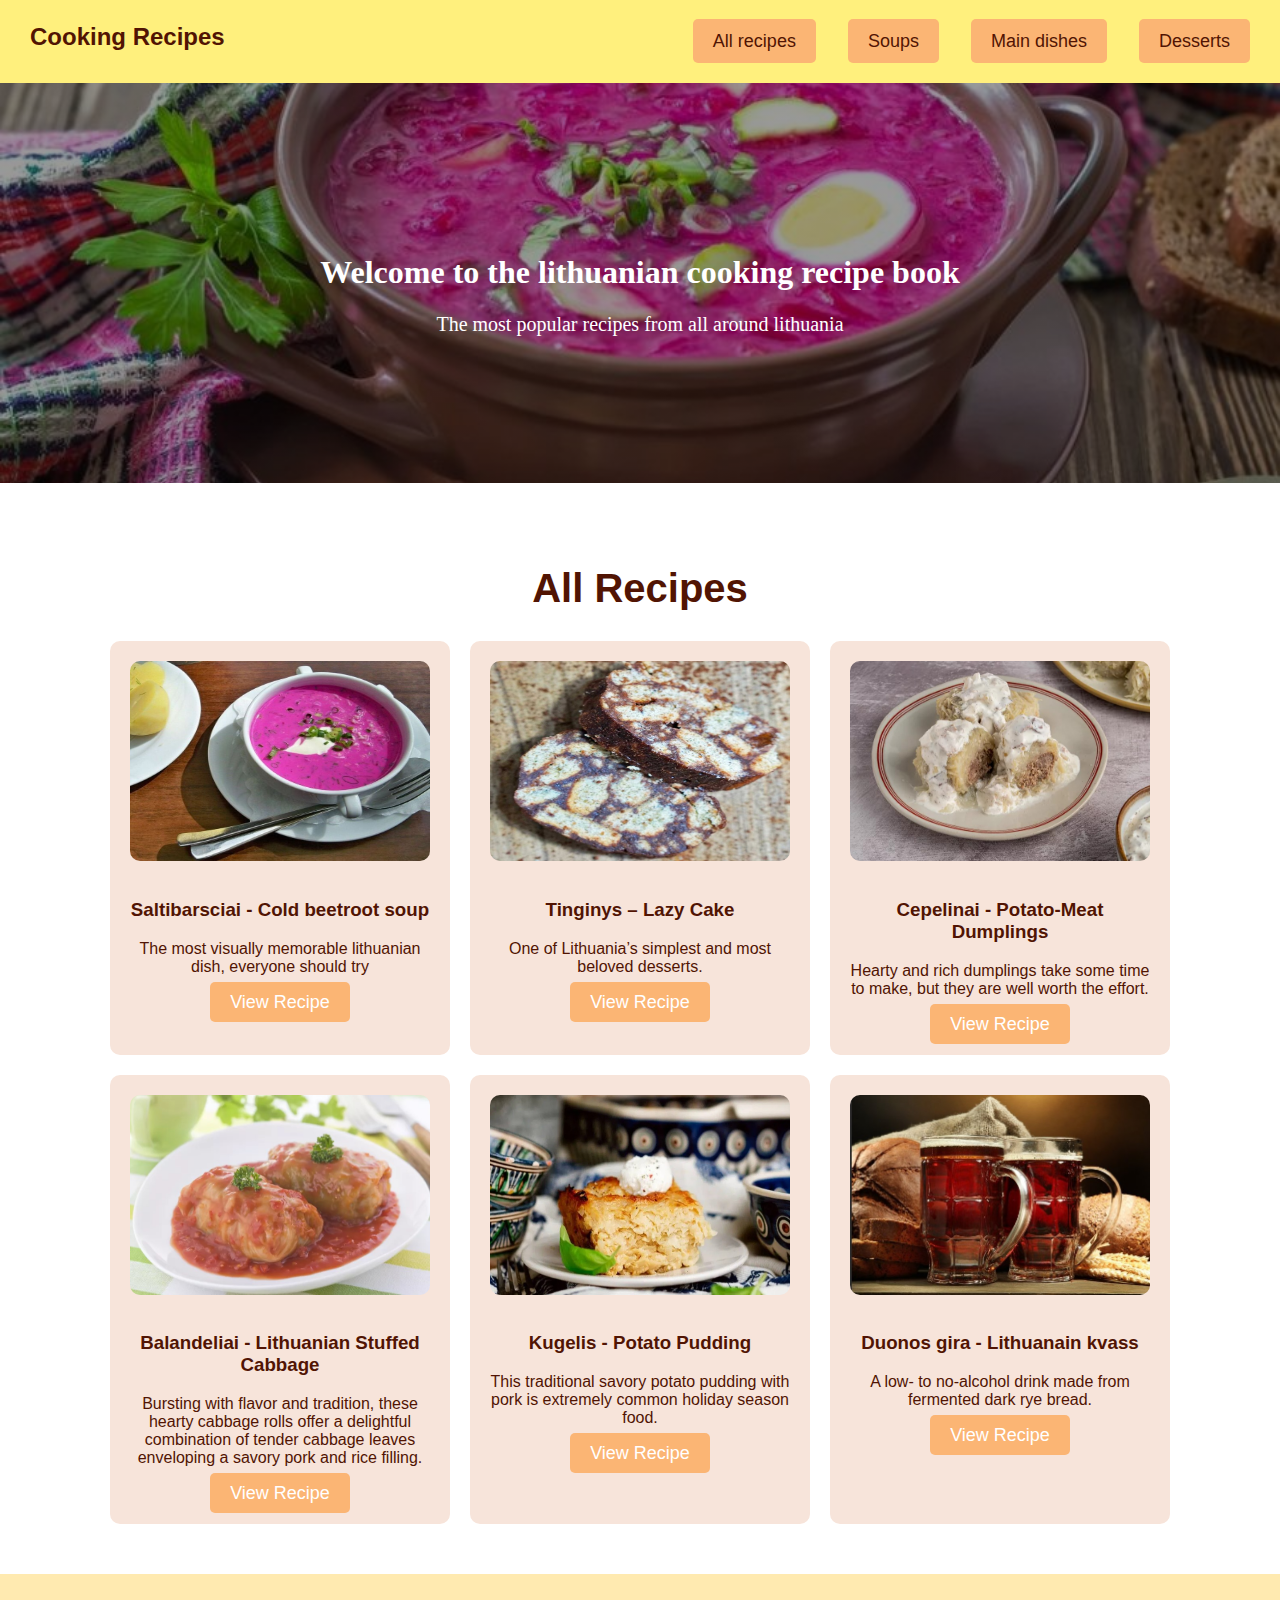
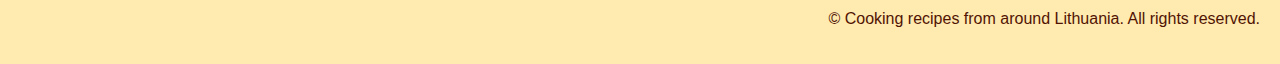
<file: webpage/index.html>
<!DOCTYPE html>
<html lang="en">
<head>
    <meta charset="UTF-8">
    <meta name="viewport" content="width=device-width, initial-scale=1.0">
    <title>Cooking recipes</title>
    <link rel="stylesheet" href="style.css">
    <link rel="icon" type="image/x-icon" href="images/favicon.ico"> <!--Found the program to do it on w3schools-->
</head>
<body>
    <nav class="navbar"> <!--the navigation bar/ menu of the page-->
        <div class="name">Cooking Recipes</div>
        <ul class="navigation">
            <li><a href="index.html">All recipes</a></li>
            <li><a href="soups.html">Soups</a></li>
            <li><a href="maindish.html">Main dishes</a></li>
            <li><a href="desserts.html">Desserts</a></li>
        </ul>
    </nav>
    
    <section class="intro"> <!-- introduction to the page-->
        <div class="intro-text">
            <h1>Welcome to the lithuanian cooking recipe book</h1>
            <p>The most popular recipes from all around lithuania</p>
        </div>
    </section>

    <!--The recipes-->
    <section class="all">
        <h2>All Recipes</h2>
        <div class="recipes">
            <div class="recipe">
                <img src="images/saltibarsciaii.jpg" alt="Cold beetroot soup">
                <h3>Saltibarsciai - Cold beetroot soup</h3>
                <p>The most visually memorable lithuanian dish, everyone should try</p>
                <a href="recipes/saltibarsciai.html" class="recipe-btn">View Recipe</a>
            </div>
            <div class="recipe">
                <img src="images/tinginys.jpg" alt="Lazy Cake">
                <h3>Tinginys – Lazy Cake</h3>
                <p>One of Lithuania’s simplest and most beloved desserts.</p>
                <a href="recipes/tinginys.html" class="recipe-btn">View Recipe</a>
            </div>
            <div class="recipe">
                <img src="images/cepekai.jpg" alt="Potato-Meat Dumplings">
                <h3>Cepelinai - Potato-Meat Dumplings</h3>
                <p>Hearty and rich dumplings take some time to make, but they are well worth the effort.</p>
                <a href="recipes/cepelinai.html" class="recipe-btn">View Recipe</a>
            </div>
            <div class="recipe">
                <img src="images/balandeliai.jpg" alt="Lithuanian Stuffed Cabbage">
                <h3>Balandeliai - Lithuanian Stuffed Cabbage</h3>
                <p> Bursting with flavor and tradition, these hearty cabbage rolls offer a delightful combination of tender cabbage leaves enveloping a savory pork and rice filling. </p>
                <a href="recipes/balandeliai.html" class="recipe-btn">View Recipe</a>
            </div>
            <div class="recipe">
                <img src="images/kugelis.jpg" alt="Potato Pudding">
                <h3>Kugelis - Potato Pudding</h3>
                <p>This traditional savory potato pudding with pork is extremely common holiday season food.</p>
                <a href="recipes/kugelis.html" class="recipe-btn">View Recipe</a>
            </div>
            <div class="recipe">
                <img src="images/gira.jpg" alt="Lithuanain kvass">
                <h3>Duonos gira - Lithuanain kvass</h3>
                <p>A low- to no-alcohol drink made from fermented dark rye bread.</p>
                <a href="recipes/gira.html" class="recipe-btn">View Recipe</a>
            </div>
        </div>
    </section>
    <footer> <!--not sure if it needs one, but all web pages seem to have those-->
        <p>&copy; Cooking recipes from around Lithuania. All rights reserved.</p>
    </footer>
    
</body>
</html>
</file>
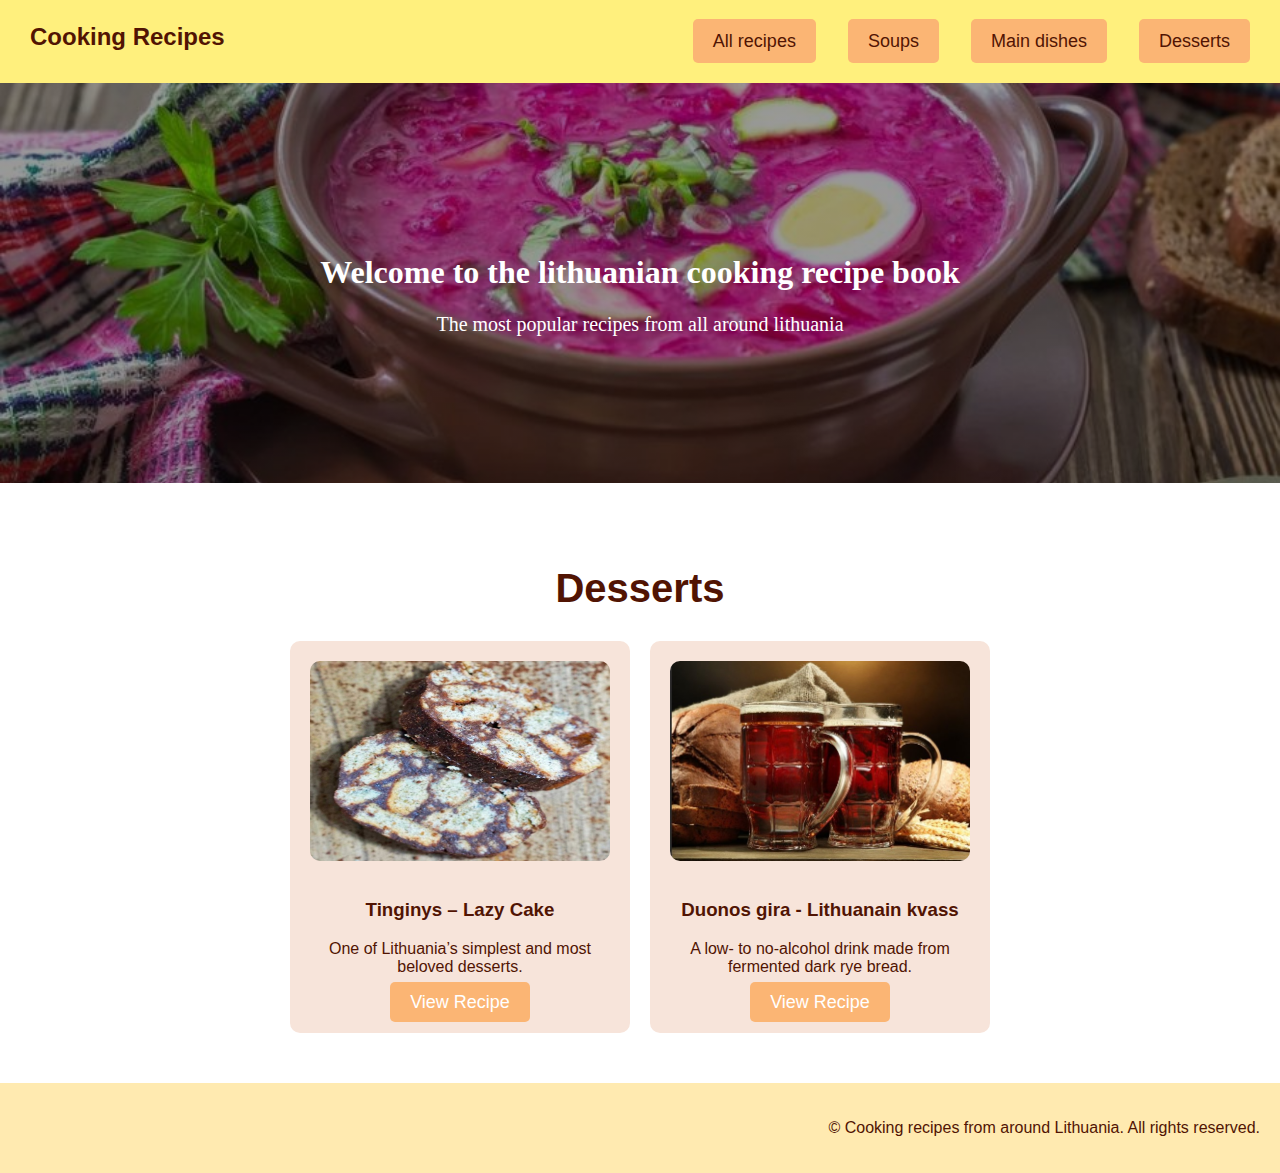
<file: webpage/desserts.html>
<!DOCTYPE html>
<html lang="en">
<head>
    <meta charset="UTF-8">
    <meta name="viewport" content="width=device-width, initial-scale=1.0">
    <title>Cooking recipes</title>
    <link rel="stylesheet" href="style.css">
    <link rel="icon" type="image/x-icon" href="images/favicon.ico"> <!--Found the program to do it on w3schools-->
</head>
<body>
    <nav class="navbar"> <!--the navigation bar/ menu of the page-->
        <div class="name">Cooking Recipes</div>
        <ul class="navigation">
            <li><a href="index.html">All recipes</a></li>
            <li><a href="soups.html">Soups</a></li>
            <li><a href="maindish.html">Main dishes</a></li>
            <li><a href="desserts.html">Desserts</a></li>
        </ul>
    </nav>
    
    <section class="intro"> <!-- introduction to the page-->
        <div class="intro-text">
            <h1>Welcome to the lithuanian cooking recipe book</h1>
            <p>The most popular recipes from all around lithuania</p>
        </div>
    </section>

    <!--The recipes-->
    <section class="all">
        <h2>Desserts</h2>
        <div class="recipes">
            <div class="recipe">
                <img src="images/tinginys.jpg" alt="Lazy Cake">
                <h3>Tinginys – Lazy Cake</h3>
                <p>One of Lithuania’s simplest and most beloved desserts.</p>
                <a href="recipes/tinginys.html" class="recipe-btn">View Recipe</a>
            </div>
            <div class="recipe">
                <img src="images/gira.jpg" alt="Lithuanain kvass">
                <h3>Duonos gira - Lithuanain kvass</h3>
                <p>A low- to no-alcohol drink made from fermented dark rye bread.</p>
                <a href="recipes/gira.html" class="recipe-btn">View Recipe</a>
            </div>
        </div>
    </section>
    <footer> 
        <p>&copy; Cooking recipes from around Lithuania. All rights reserved.</p>
    </footer>
    
</body>
</html>
</file>
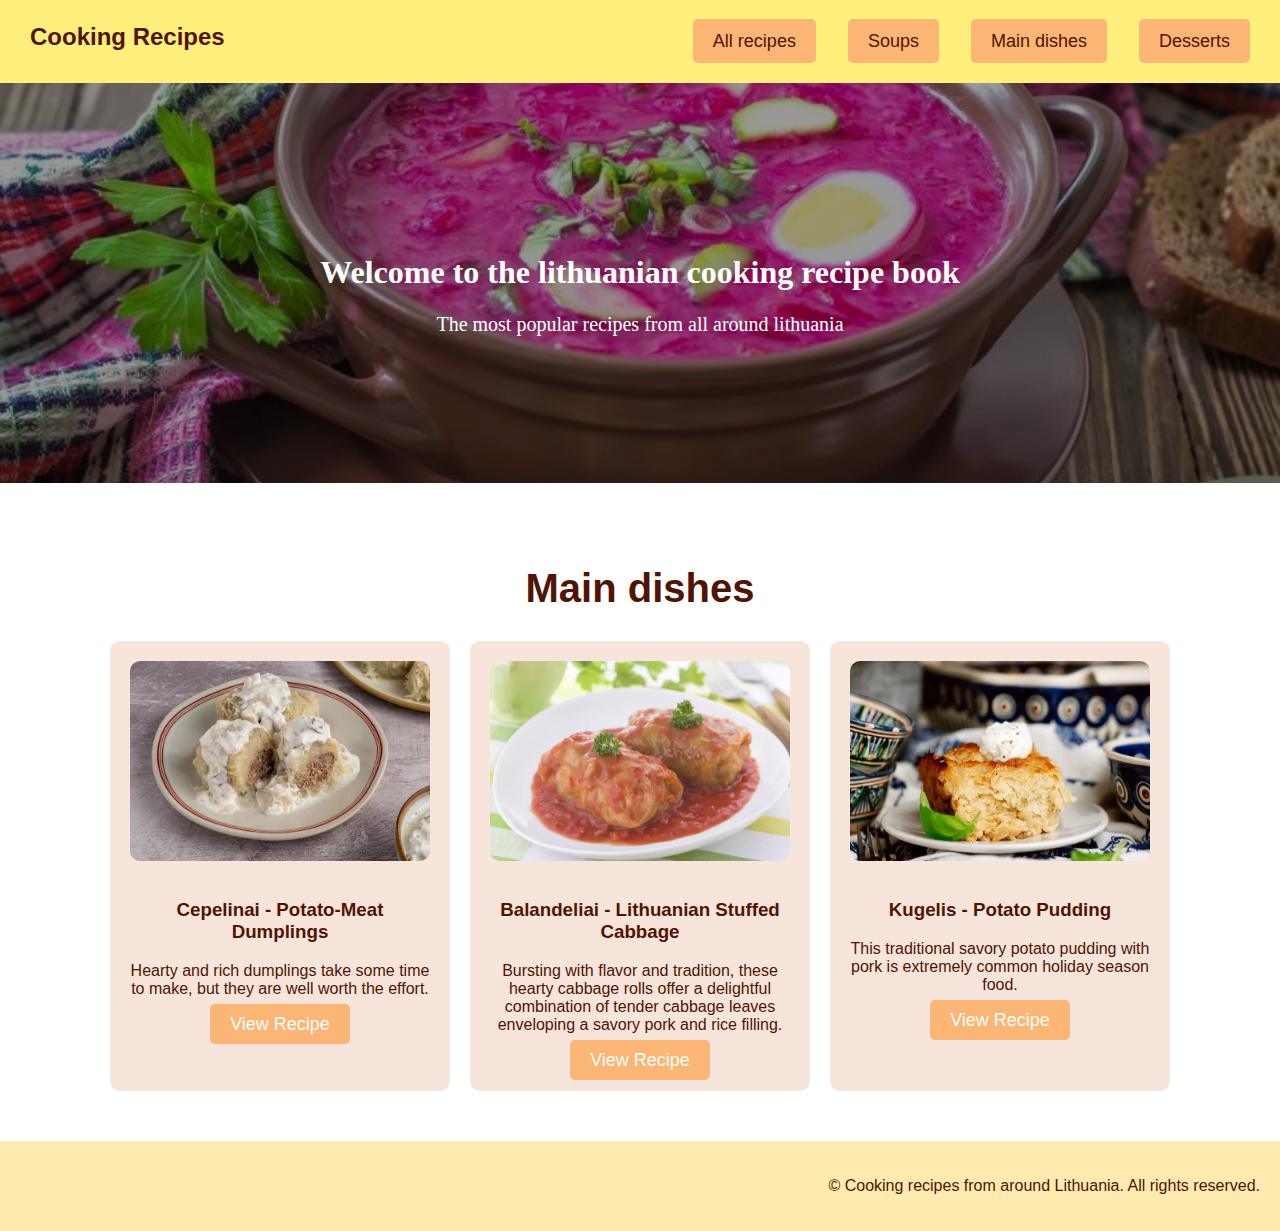
<file: webpage/maindish.html>
<!DOCTYPE html>
<html lang="en">
<head>
    <meta charset="UTF-8">
    <meta name="viewport" content="width=device-width, initial-scale=1.0">
    <title>Cooking recipes</title>
    <link rel="stylesheet" href="style.css">
    <link rel="icon" type="image/x-icon" href="images/favicon.ico"> <!--Found the program to do it on w3schools-->
</head>
<body>
    <nav class="navbar"> <!--the navigation bar/ menu of the page-->
        <div class="name">Cooking Recipes</div>
        <ul class="navigation">
            <li><a href="index.html">All recipes</a></li>
            <li><a href="soups.html">Soups</a></li>
            <li><a href="maindish.html">Main dishes</a></li>
            <li><a href="desserts.html">Desserts</a></li>
        </ul>
    </nav>
    
    <section class="intro"> <!-- introduction to the page-->
        <div class="intro-text">
            <h1>Welcome to the lithuanian cooking recipe book</h1>
            <p>The most popular recipes from all around lithuania</p>
        </div>
    </section>

    <!--The recipes-->
    <section class="all">
        <h2>Main dishes</h2>
        <div class="recipes">
            <div class="recipe">
                <img src="images/cepekai.jpg" alt="Potato-Meat Dumplings">
                <h3>Cepelinai - Potato-Meat Dumplings</h3>
                <p>Hearty and rich dumplings take some time to make, but they are well worth the effort.</p>
                <a href="recipes/cepelinai.html" class="recipe-btn">View Recipe</a>
            </div>
            <div class="recipe">
                <img src="images/balandeliai.jpg" alt="Lithuanian Stuffed Cabbage">
                <h3>Balandeliai - Lithuanian Stuffed Cabbage</h3>
                <p> Bursting with flavor and tradition, these hearty cabbage rolls offer a delightful combination of tender cabbage leaves enveloping a savory pork and rice filling. </p>
                <a href="recipes/balandeliai.html" class="recipe-btn">View Recipe</a>
            </div>
            <div class="recipe">
                <img src="images/kugelis.jpg" alt="Potato Pudding">
                <h3>Kugelis - Potato Pudding</h3>
                <p>This traditional savory potato pudding with pork is extremely common holiday season food.</p>
                <a href="recipes/kugelis.html" class="recipe-btn">View Recipe</a>
            </div>

        </div>
    </section>
    <footer>
        <p>&copy; Cooking recipes from around Lithuania. All rights reserved.</p>
    </footer>
    
</body>
</html>
</file>
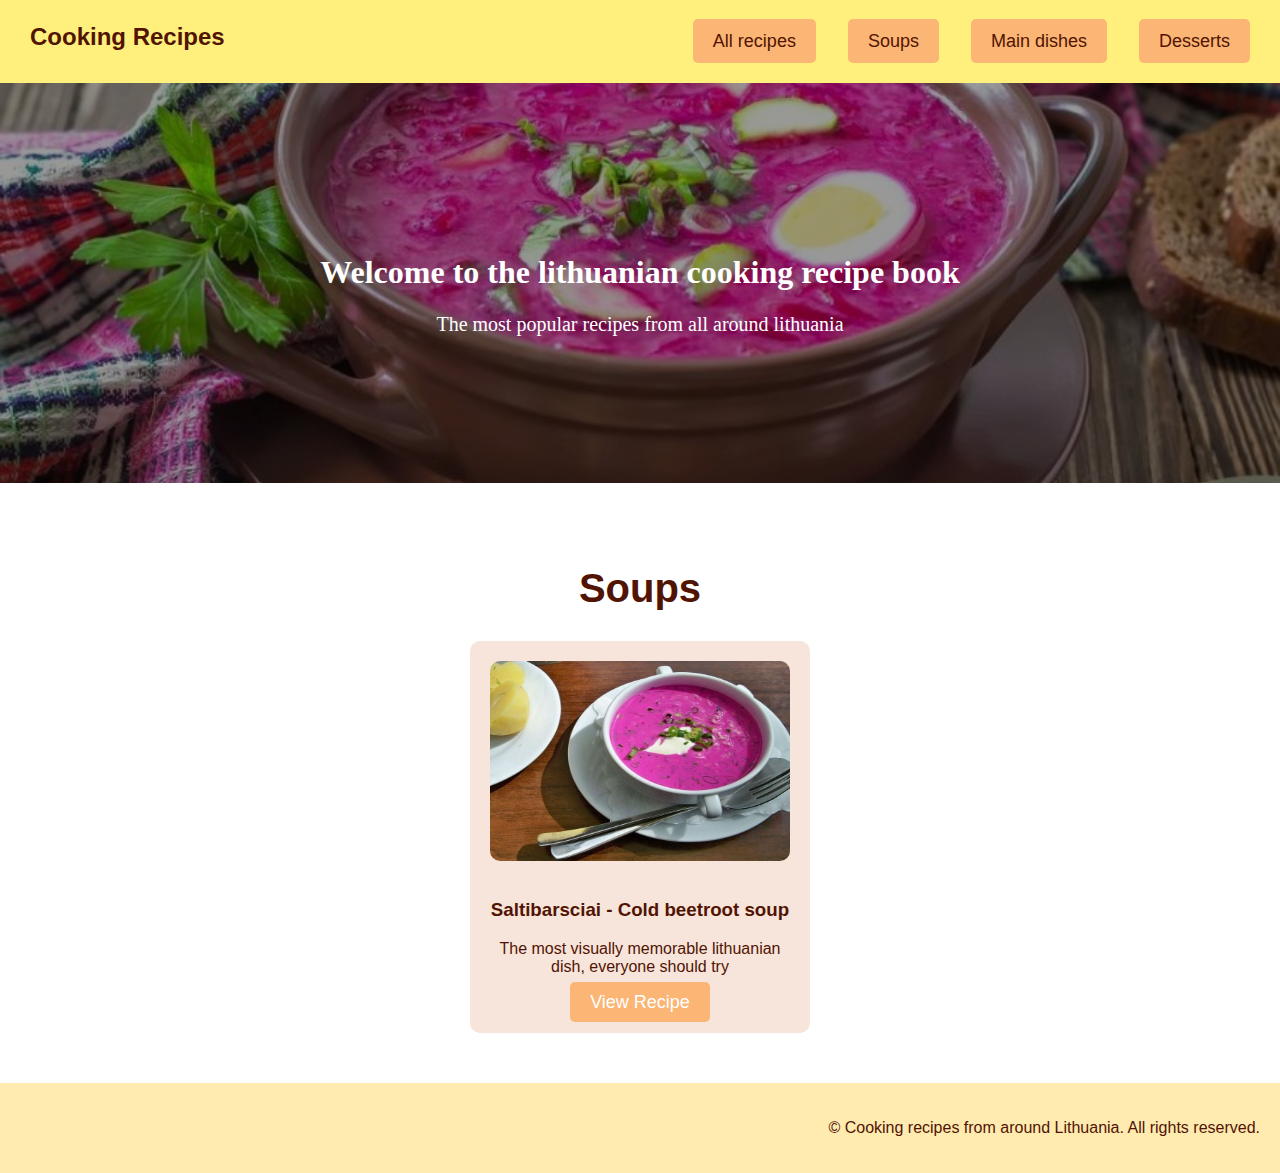
<file: webpage/soups.html>
<!DOCTYPE html>
<html lang="en">
<head>
    <meta charset="UTF-8">
    <meta name="viewport" content="width=device-width, initial-scale=1.0">
    <title>Cooking recipes</title>
    <link rel="stylesheet" href="style.css">
    <link rel="icon" type="image/x-icon" href="images/favicon.ico"> <!--Found the program to do it on w3schools-->
</head>
<body>
    <nav class="navbar"> <!--the navigation bar/ menu of the page-->
        <div class="name">Cooking Recipes</div>
        <ul class="navigation">
            <li><a href="index.html">All recipes</a></li>
            <li><a href="soups.html">Soups</a></li>
            <li><a href="maindish.html">Main dishes</a></li>
            <li><a href="desserts.html">Desserts</a></li>
        </ul>
    </nav>
    
    <section class="intro"> <!-- introduction to the page-->
        <div class="intro-text">
            <h1>Welcome to the lithuanian cooking recipe book</h1>
            <p>The most popular recipes from all around lithuania</p>
        </div>
    </section>

    <!--The recipes-->
    <section class="all">
        <h2>Soups</h2>
        <div class="recipes">
            <div class="recipe">
                <img src="images/saltibarsciaii.jpg" alt="Cold beetroot soup">
                <h3>Saltibarsciai - Cold beetroot soup</h3>
                <p>The most visually memorable lithuanian dish, everyone should try</p>
                <a href="recipes/saltibarsciai.html" class="recipe-btn">View Recipe</a>
            </div>
        </div>
    </section>
    <footer>
        <p>&copy; Cooking recipes from around Lithuania. All rights reserved.</p>
    </footer>
    
</body>
</html>
</file>
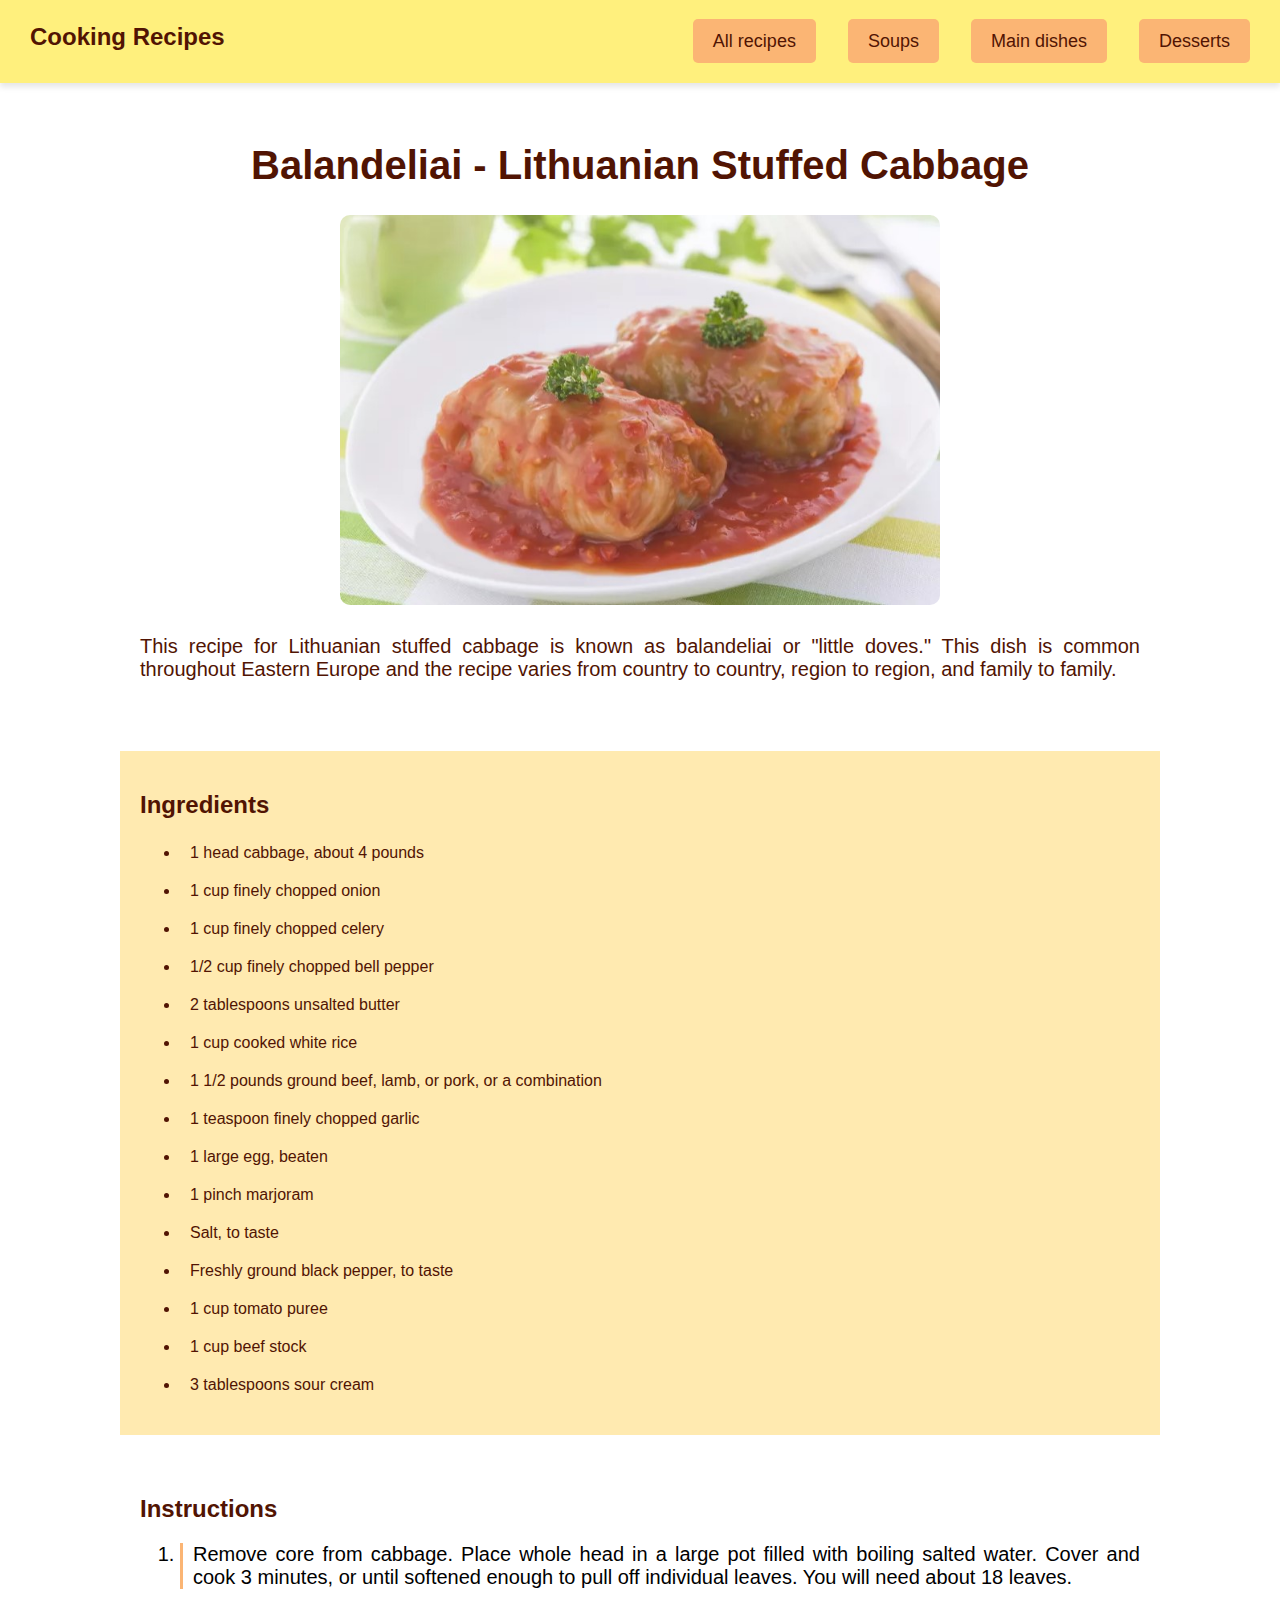
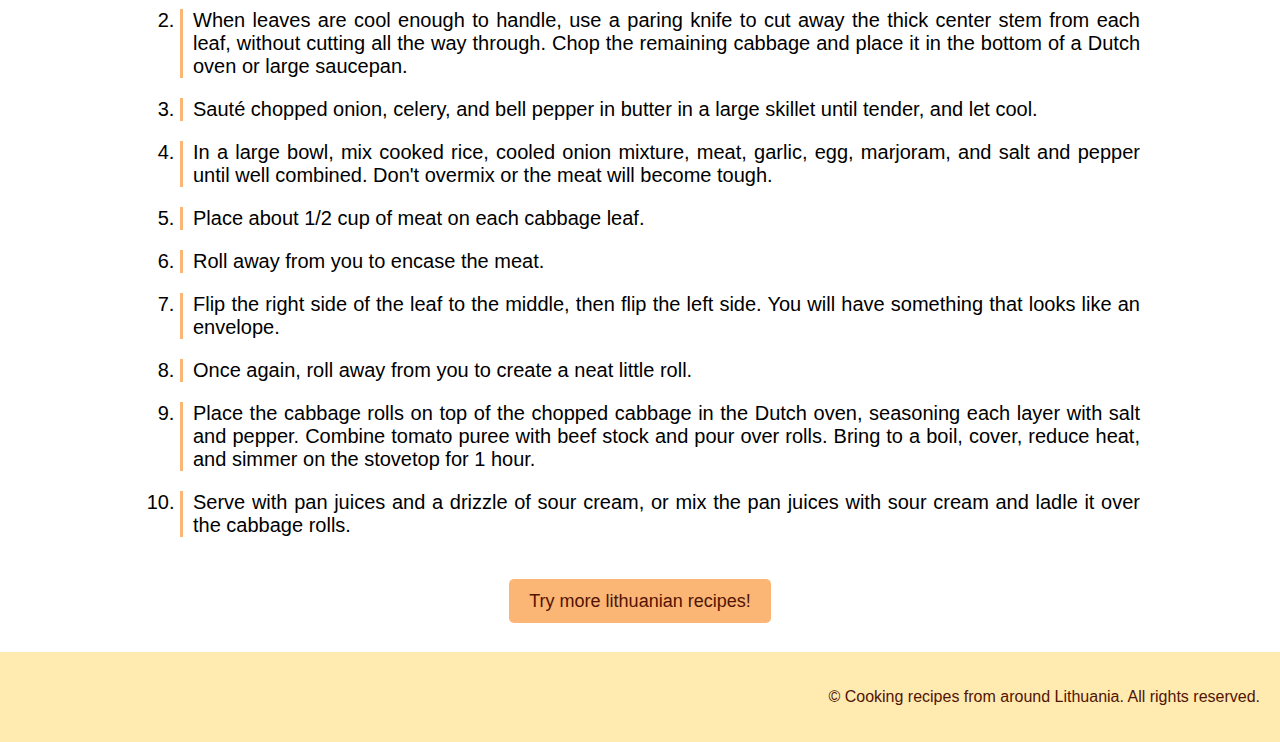
<file: webpage/recipes/balandeliai.html>
<!DOCTYPE html>
<html lang="en">
<head>
    <meta charset="UTF-8">
    <meta name="viewport" content="width=device-width, initial-scale=1.0">
    <title>Cooking recipes</title>
    <link rel="stylesheet" href="../style.css">
    <link rel="icon" type="image/x-icon" href="../images/favicon.ico"> 
</head>
<body>
    <nav class="navbar"> <!--the navigation bar/ menu of the page-->
        <div class="name">Cooking Recipes</div>
        <ul class="navigation">
            <li><a href="../index.html">All recipes</a></li>
            <li><a href="../soups.html">Soups</a></li>
            <li><a href="../maindish.html">Main dishes</a></li>
            <li><a href="../desserts.html">Desserts</a></li>
        </ul>
    </nav>
    <!---------------------The recipe------------------------------>
    <section class="details">
        <h1>Balandeliai - Lithuanian Stuffed Cabbage</h1>
        <img src="../images/balandeliai.jpg" alt="Lithuanian Stuffed Cabbage">

        <p>This recipe for Lithuanian stuffed cabbage is known as balandeliai or 
            "little doves." This dish is common throughout Eastern Europe and the recipe 
            varies from country to country, region to region, and family to family.</p>

    </section>
    
    <section class="ingredients">
        <h2>Ingredients</h2>
    <ul>
        <li>1 head cabbage, about 4 pounds</li>
        <li>1 cup finely chopped onion</li>
        <li>1 cup finely chopped celery</li>
        <li>1/2 cup finely chopped bell pepper</li>
        <li>2 tablespoons unsalted butter</li>
        <li>1 cup cooked white rice</li>
        <li>1 1/2 pounds ground beef, lamb, or pork, or a combination</li>
        <li>1 teaspoon finely chopped garlic</li>
        <li>1 large egg, beaten</li>
        <li>1 pinch marjoram</li>
        <li>Salt, to taste</li>
        <li>Freshly ground black pepper, to taste</li>
        <li>1 cup tomato puree</li>
        <li>1 cup beef stock</li>
        <li>3 tablespoons sour cream</li>
    </ul>
    </section>
    
    <section class="instructions">
        <h2>Instructions</h2>
        <ol>
            <li>Remove core from cabbage. Place whole head in a large pot filled with boiling salted water. 
                Cover and cook 3 minutes, or until softened enough to pull off individual leaves. You will need about 18 leaves.</li>
            <li>When leaves are cool enough to handle, use a paring knife to cut away the thick center stem from each leaf, without cutting 
                all the way through. Chop the remaining cabbage and place it in the bottom of a Dutch oven or large saucepan.</li>
            <li>Sauté chopped onion, celery, and bell pepper in butter in a large skillet until tender, and let cool.</li>
            <li>In a large bowl, mix cooked rice, cooled onion mixture, meat, garlic, egg, marjoram, and salt and pepper until well combined. 
                Don't overmix or the meat will become tough.</li>
            <li>Place about 1/2 cup of meat on each cabbage leaf.</li>
            <li>Roll away from you to encase the meat.</li>
            <li>Flip the right side of the leaf to the middle, then flip the left side. You will have something that looks like an envelope.</li>
            <li>Once again, roll away from you to create a neat little roll.</li>
            <li>Place the cabbage rolls on top of the chopped cabbage in the Dutch oven, seasoning each layer with salt and pepper. Combine tomato 
                puree with beef stock and pour over rolls. Bring to a boil, cover, reduce heat, and simmer on the stovetop for 1 hour.</li>
            <li>Serve with pan juices and a drizzle of sour cream, or mix the pan juices with sour cream and ladle it over the cabbage rolls.</li>
            <br>
        </ol>
        <a href="../index.html">Try more lithuanian recipes!</a>
        </section>
    <!-------------------------------------------------------------->
    <footer> 
        <p>&copy; Cooking recipes from around Lithuania. All rights reserved.</p>
    </footer>
    
</body>
</html>
</file>
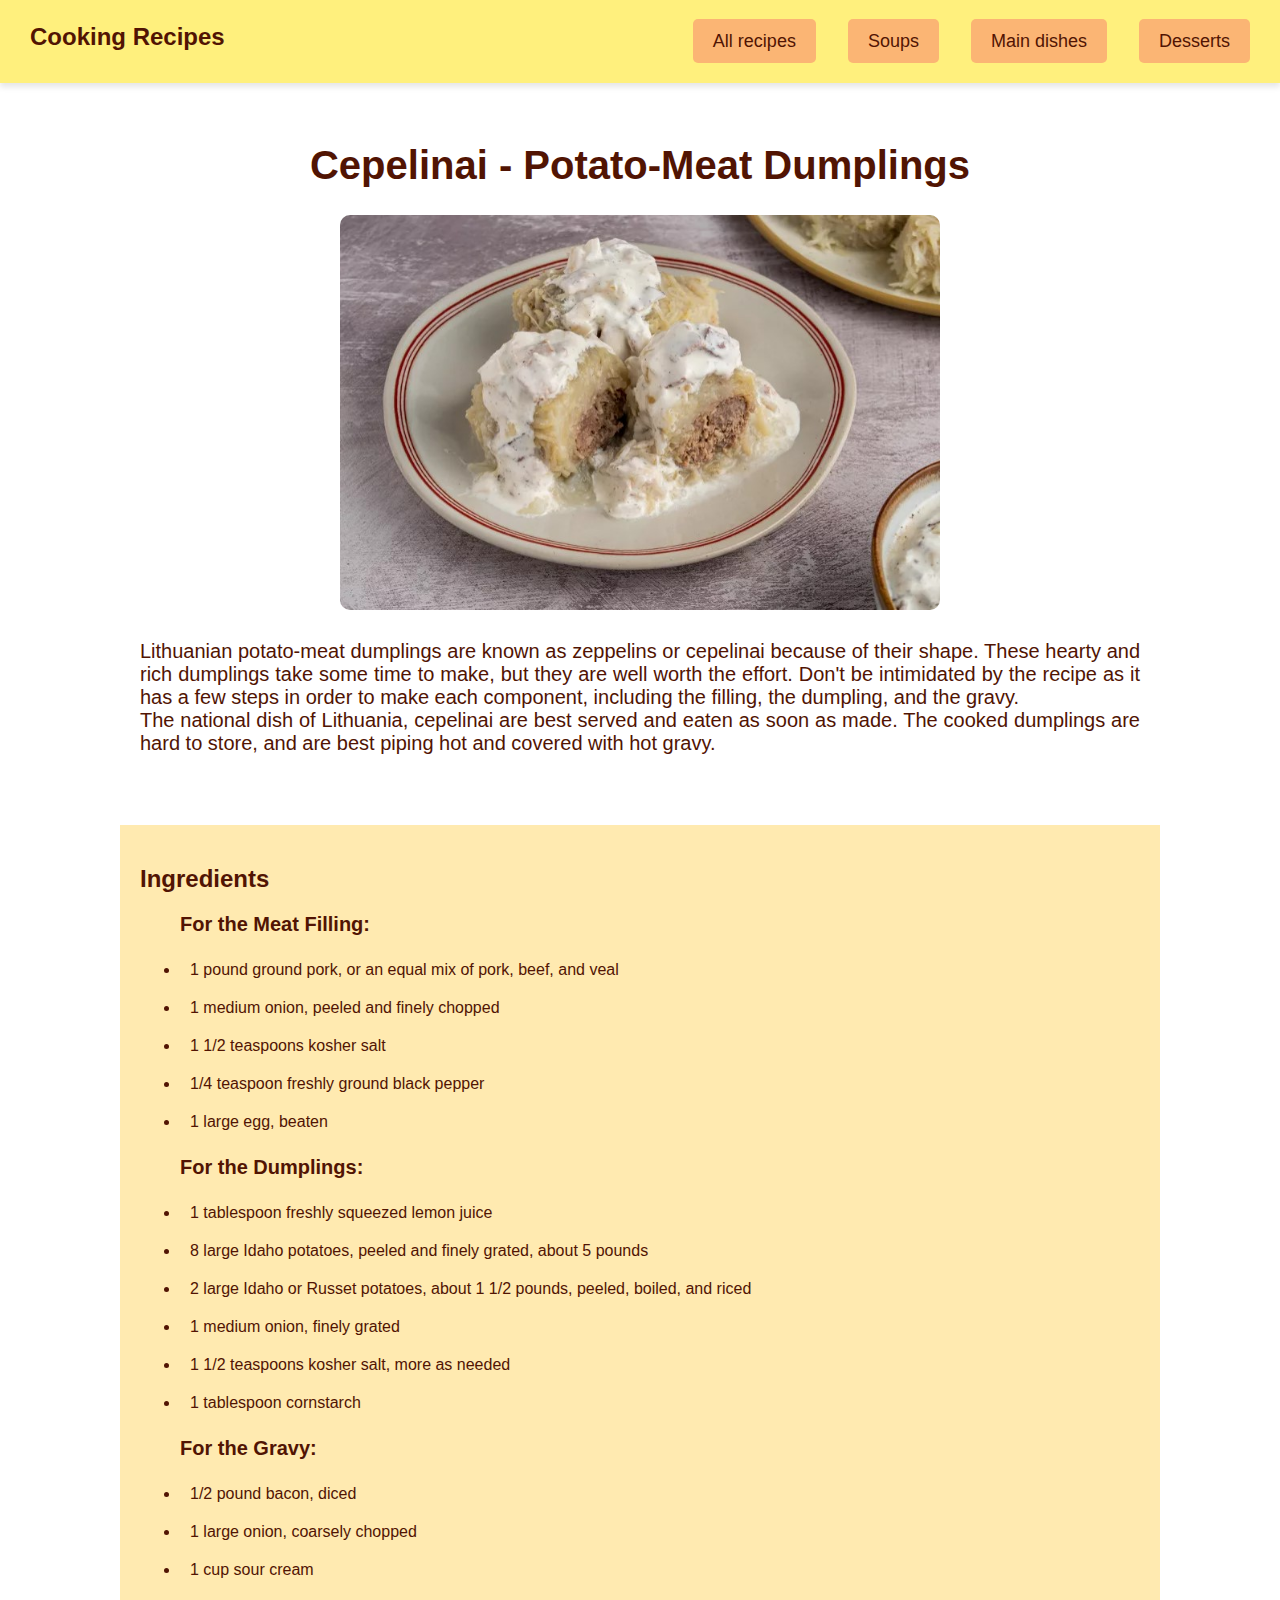
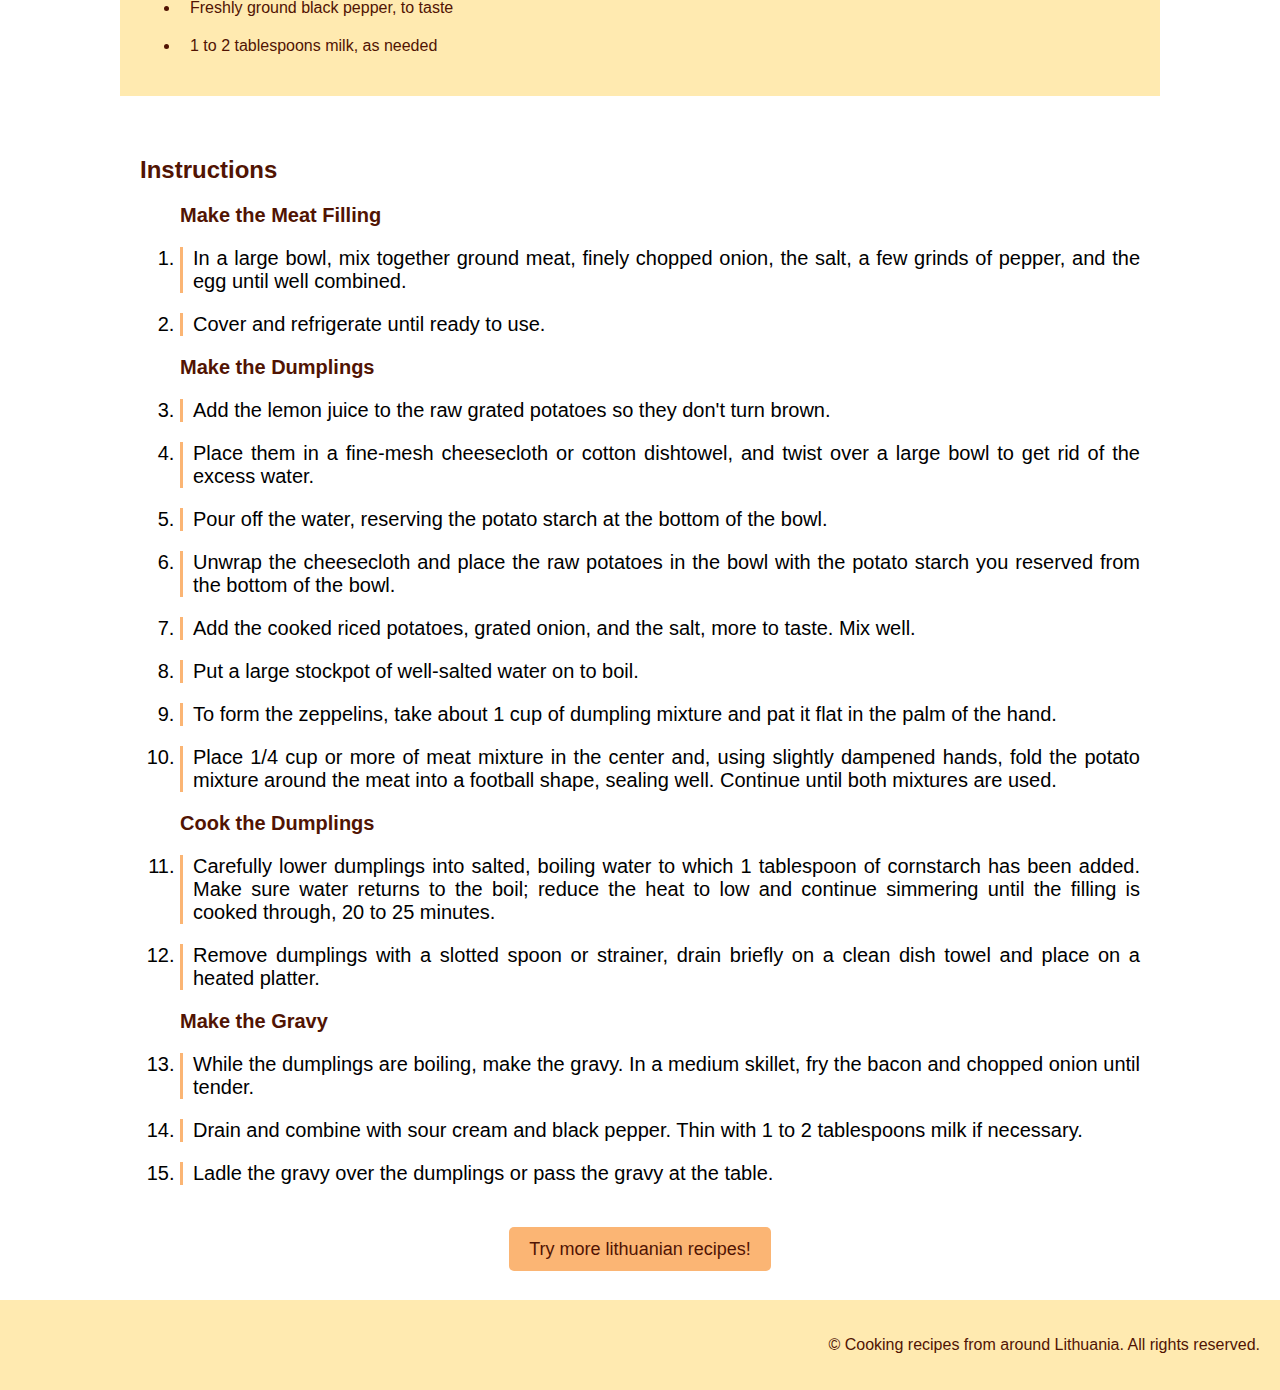
<file: webpage/recipes/cepelinai.html>
<!DOCTYPE html>
<html lang="en">
<head>
    <meta charset="UTF-8">
    <meta name="viewport" content="width=device-width, initial-scale=1.0">
    <title>Cooking recipes</title>
    <link rel="stylesheet" href="../style.css">
    <link rel="icon" type="image/x-icon" href="../images/favicon.ico"> 
</head>
<body>
    <nav class="navbar"> <!--the navigation bar/ menu of the page-->
        <div class="name">Cooking Recipes</div>
        <ul class="navigation">
            <li><a href="../index.html">All recipes</a></li>
            <li><a href="../soups.html">Soups</a></li>
            <li><a href="../maindish.html">Main dishes</a></li>
            <li><a href="../desserts.html">Desserts</a></li>
        </ul>
    </nav>
    <!---------------------The recipe------------------------------>
    <section class="details">
        <h1>Cepelinai - Potato-Meat Dumplings</h1>
        <img src="../images/cepekai.jpg" alt="Potato-Meat Dumplings">

        <p>Lithuanian potato-meat dumplings are known as zeppelins or cepelinai because of their shape. 
            These hearty and rich dumplings take some time to make, but they are well worth the effort. 
            Don't be intimidated by the recipe as it has a few steps in order to make each component, including the filling, 
            the dumpling, and the gravy. <br>
            The national dish of Lithuania, cepelinai are best served and eaten as soon as made. 
            The cooked dumplings are hard to store, and are best piping hot and covered with hot gravy.</p>

    </section>
    
    <section class="ingredients">
        <h2>Ingredients</h2>
    <ul>
        <p>For the Meat Filling:</p>
        <li>1 pound ground pork, or an equal mix of pork, beef, and veal</li>
        <li>1 medium onion, peeled and finely chopped</li>
        <li>1 1/2 teaspoons kosher salt</li>
        <li>1/4 teaspoon freshly ground black pepper</li>
        <li>1 large egg, beaten</li>

        <p>For the Dumplings:</p>
        <li>1 tablespoon freshly squeezed lemon juice</li>
        <li>8 large Idaho potatoes, peeled and finely grated, about 5 pounds</li>
        <li>2 large Idaho or Russet potatoes, about 1 1/2 pounds, peeled, boiled, and riced</li>
        <li>1 medium onion, finely grated</li>
        <li>1 1/2 teaspoons kosher salt, more as needed</li>
        <li>1 tablespoon cornstarch</li>

        <p>For the Gravy:</p>
        <li>1/2 pound bacon, diced</li>
        <li>1 large onion, coarsely chopped</li>
        <li>1 cup sour cream</li>
        <li>Freshly ground black pepper, to taste</li>
        <li>1 to 2 tablespoons milk, as needed</li>
    </ul>
    </section>
    
    <section class="instructions">
        <h2>Instructions</h2>
        <ol>
            <p>Make the Meat Filling</p>
            <li>In a large bowl, mix together ground meat, finely chopped onion, the salt, a few grinds of pepper, and the egg until well combined.</li>
            <li>Cover and refrigerate until ready to use.</li>
            <p>Make the Dumplings</p>
            <li>Add the lemon juice to the raw grated potatoes so they don't turn brown.</li>
            <li>Place them in a fine-mesh cheesecloth or cotton dishtowel, and twist over a large bowl to get rid of the excess water.</li>
            <li>Pour off the water, reserving the potato starch at the bottom of the bowl.</li>
            <li>Unwrap the cheesecloth and place the raw potatoes in the bowl with the potato starch you reserved from the bottom of the bowl.</li>
            <li>Add the cooked riced potatoes, grated onion, and the salt, more to taste. Mix well.</li>
            <li>Put a large stockpot of well-salted water on to boil.</li>
            <li>To form the zeppelins, take about 1 cup of dumpling mixture and pat it flat in the palm of the hand.</li>
            <li>Place 1/4 cup or more of meat mixture in the center and, using slightly dampened hands, fold the potato 
                mixture around the meat into a football shape, sealing well. Continue until both mixtures are used.</li>
            <p>Cook the Dumplings</p>
            <li>Carefully lower dumplings into salted, boiling water to which 1 tablespoon of cornstarch has been added.
                Make sure water returns to the boil; reduce the heat to low and continue simmering until the filling is cooked through, 20 to 25 minutes.</li>
            <li>Remove dumplings with a slotted spoon or strainer, drain briefly on a clean dish towel and place on a heated platter.</li>
            <p>Make the Gravy</p>
            <li>While the dumplings are boiling, make the gravy. In a medium skillet, fry the bacon and chopped onion until tender.</li>
            <li>Drain and combine with sour cream and black pepper. Thin with 1 to 2 tablespoons milk if necessary.</li>
            <li>Ladle the gravy over the dumplings or pass the gravy at the table.</li>
            <br>
        </ol>
        <a href="../index.html">Try more lithuanian recipes!</a>
        </section>
    <!-------------------------------------------------------------->
    <footer> 
        <p>&copy; Cooking recipes from around Lithuania. All rights reserved.</p>
    </footer>
    
</body>
</html>
</file>
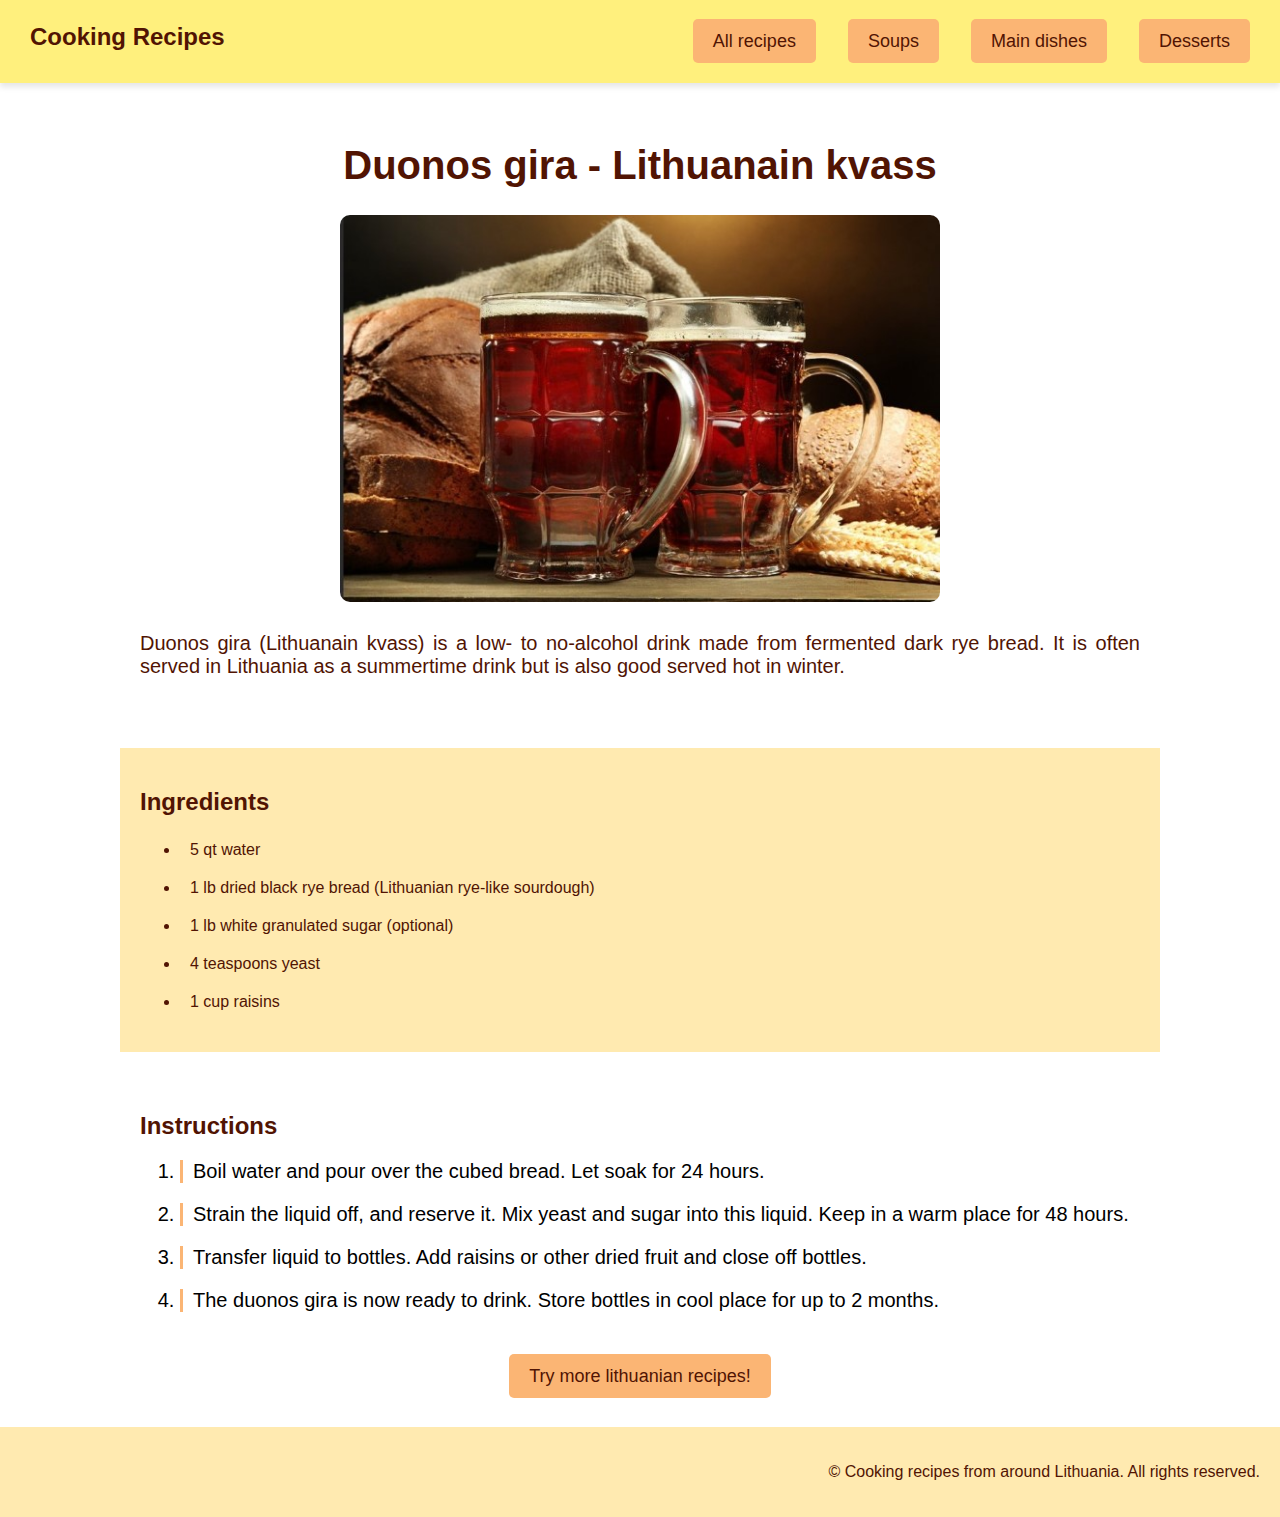
<file: webpage/recipes/gira.html>
<!DOCTYPE html>
<html lang="en">
<head>
    <meta charset="UTF-8">
    <meta name="viewport" content="width=device-width, initial-scale=1.0">
    <title>Cooking recipes</title>
    <link rel="stylesheet" href="../style.css">
    <link rel="icon" type="image/x-icon" href="../images/favicon.ico"> 
</head>
<body>
    <nav class="navbar"> <!--the navigation bar/ menu of the page-->
        <div class="name">Cooking Recipes</div>
        <ul class="navigation">
            <li><a href="../index.html">All recipes</a></li>
            <li><a href="../soups.html">Soups</a></li>
            <li><a href="../maindish.html">Main dishes</a></li>
            <li><a href="../desserts.html">Desserts</a></li>
        </ul>
    </nav>
    <!---------------------The recipe------------------------------>
    <section class="details">
        <h1>Duonos gira - Lithuanain kvass</h1>
        <img src="../images/gira.jpg" alt="Lithuanain kvass">

        <p>Duonos gira (Lithuanain kvass) is a low- to no-alcohol 
            drink made from fermented dark rye bread. It is often served in Lithuania as a summertime 
            drink but is also good served hot in winter.</p>

    </section>
    
    <section class="ingredients">
        <h2>Ingredients</h2>
    <ul>
        <li>5 qt water</li>
        <li>1 lb dried black rye bread (Lithuanian rye-like sourdough)</li>
        <li>1 lb white granulated sugar (optional)</li>
        <li>4 teaspoons yeast</li>
        <li>1 cup raisins</li>
    </ul>
    </section>
    
    <section class="instructions">
        <h2>Instructions</h2>
        <ol>
            <li>Boil water and pour over the cubed bread. Let soak for 24 hours.</li>
            <li>Strain the liquid off, and reserve it. Mix yeast and sugar into this liquid. Keep in a warm place for 48 hours.</li>
            <li>Transfer liquid to bottles. Add raisins or other dried fruit and close off bottles.</li>
            <li>The duonos gira is now ready to drink. Store bottles in cool place for up to 2 months.</li>
            <br>
        </ol>
        <a href="../index.html">Try more lithuanian recipes!</a>
        </section>
    <!-------------------------------------------------------------->
    <footer> 
        <p>&copy; Cooking recipes from around Lithuania. All rights reserved.</p>
    </footer>
    
</body>
</html>
</file>
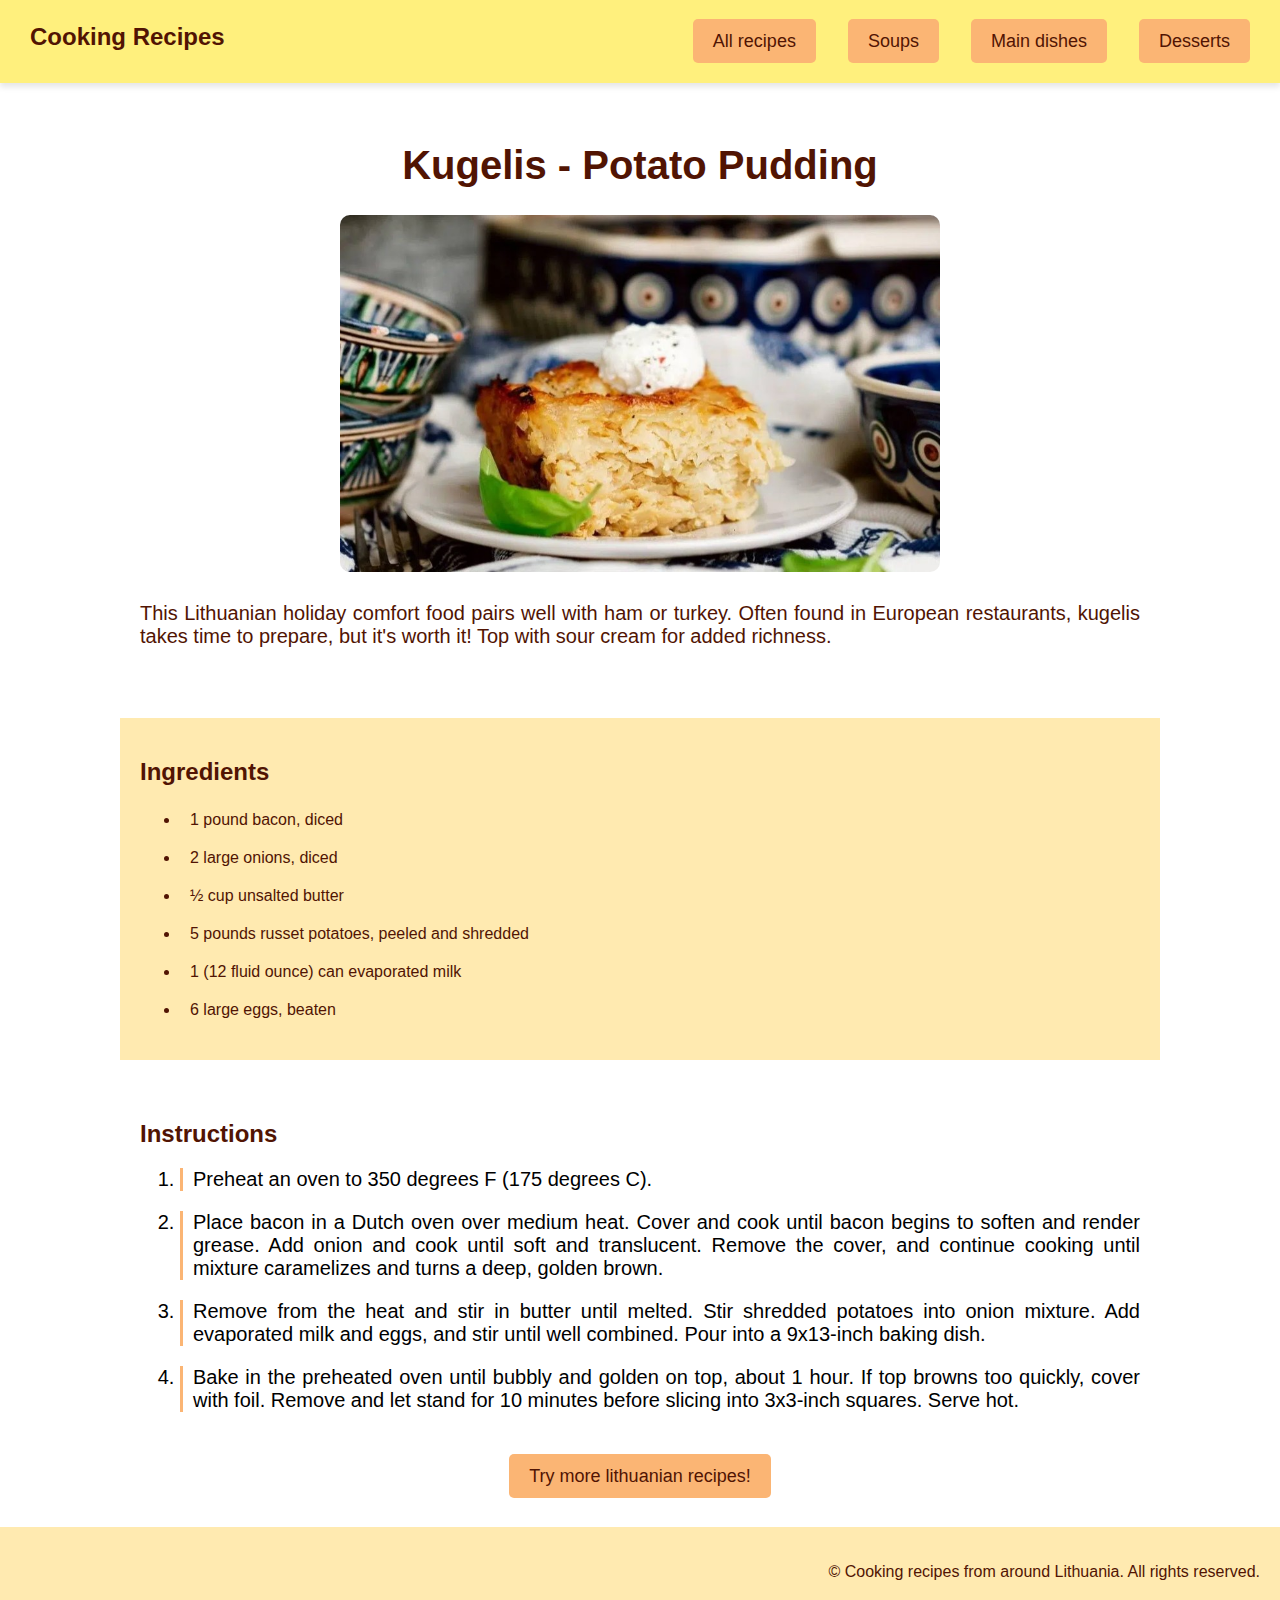
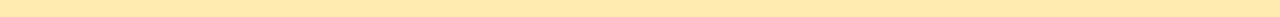
<file: webpage/recipes/kugelis.html>
<!DOCTYPE html>
<html lang="en">
<head>
    <meta charset="UTF-8">
    <meta name="viewport" content="width=device-width, initial-scale=1.0">
    <title>Cooking recipes</title>
    <link rel="stylesheet" href="../style.css">
    <link rel="icon" type="image/x-icon" href="../images/favicon.ico"> 
</head>
<body>
    <nav class="navbar"> <!--the navigation bar/ menu of the page-->
        <div class="name">Cooking Recipes</div>
        <ul class="navigation">
            <li><a href="../index.html">All recipes</a></li>
            <li><a href="../soups.html">Soups</a></li>
            <li><a href="../maindish.html">Main dishes</a></li>
            <li><a href="../desserts.html">Desserts</a></li>
        </ul>
    </nav>
    <!---------------------The recipe------------------------------>
    <section class="details">
        <h1>Kugelis - Potato Pudding</h1>
        <img src="../images/kugelis.jpg" alt="Potato Pudding">

        <p>This Lithuanian holiday comfort food pairs well with 
            ham or turkey. Often found in European restaurants, kugelis takes time to prepare, 
            but it's worth it! Top with sour cream for added richness.</p>

    </section>
    
    <section class="ingredients">
        <h2>Ingredients</h2>
    <ul>
       
        <li>1 pound bacon, diced</li>
        <li>2 large onions, diced</li>
        <li>½ cup unsalted butter</li>
        <li>5 pounds russet potatoes, peeled and shredded</li>
        <li>1 (12 fluid ounce) can evaporated milk</li>
        <li>6 large eggs, beaten</li>
        
    </ul>
    </section>
    
    <section class="instructions">
        <h2>Instructions</h2>
        <ol>
            <li>Preheat an oven to 350 degrees F (175 degrees C).</li>
            <li>Place bacon in a Dutch oven over medium heat. Cover and cook until bacon begins to soften and render grease. 
                Add onion and cook until soft and translucent. Remove the cover, and continue cooking until mixture caramelizes and turns 
                a deep, golden brown.</li>
            <li>Remove from the heat and stir in butter until melted. Stir shredded potatoes into onion mixture. Add evaporated milk and eggs, 
                and stir until well combined. Pour into a 9x13-inch baking dish.</li>
            <li>Bake in the preheated oven until bubbly and golden on top, about 1 hour. If top browns too quickly, cover with foil. Remove and let 
                stand for 10 minutes before slicing into 3x3-inch squares. Serve hot.</li>
            <br>
        </ol>
        <a href="../index.html">Try more lithuanian recipes!</a>
        </section>
    <!-------------------------------------------------------------->
    <footer> 
        <p>&copy; Cooking recipes from around Lithuania. All rights reserved.</p>
    </footer>
    
</body>
</html>
</file>
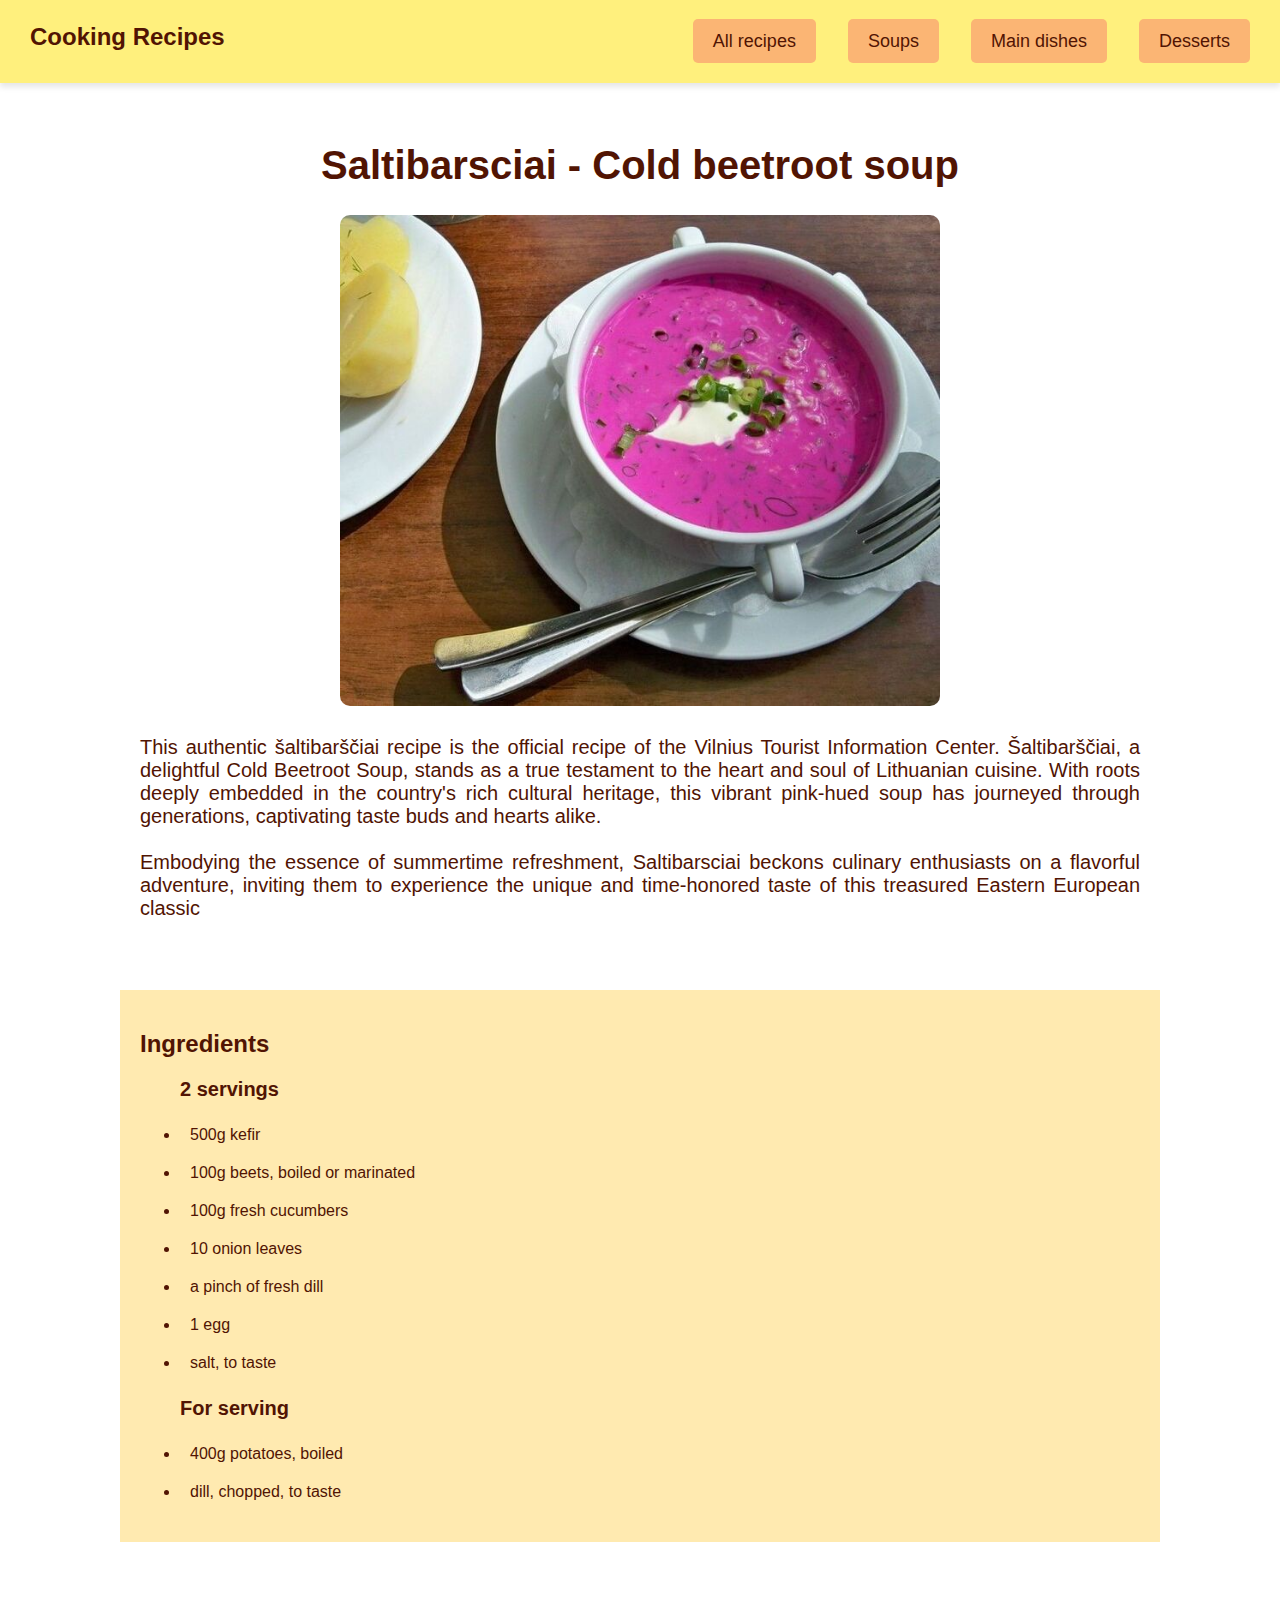
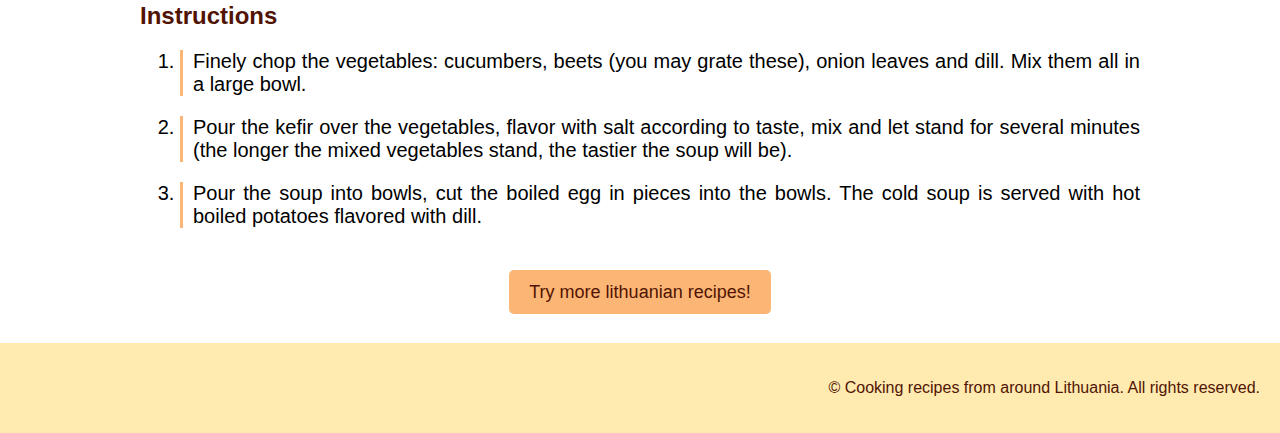
<file: webpage/recipes/saltibarsciai.html>
<!DOCTYPE html>
<html lang="en">
<head>
    <meta charset="UTF-8">
    <meta name="viewport" content="width=device-width, initial-scale=1.0">
    <title>Cooking recipes</title>
    <link rel="stylesheet" href="../style.css">
    <link rel="icon" type="image/x-icon" href="../images/favicon.ico"> 
</head>
<body>
    <nav class="navbar"> <!--the navigation bar/ menu of the page-->
        <div class="name">Cooking Recipes</div>
        <ul class="navigation">
            <li><a href="../index.html">All recipes</a></li>
            <li><a href="../soups.html">Soups</a></li>
            <li><a href="../maindish.html">Main dishes</a></li>
            <li><a href="../desserts.html">Desserts</a></li>
        </ul>
    </nav>
    <!---------------------The recipe------------------------------>
    <section class="details">
        <h1>Saltibarsciai - Cold beetroot soup</h1>
        <img src="../images/saltibarsciaii.jpg" alt="Cold beetroot soup">

        <p>This authentic šaltibarščiai recipe is the official recipe of the Vilnius Tourist Information Center. 
            Šaltibarščiai, a delightful Cold Beetroot Soup, stands as a true testament to the heart and soul of Lithuanian cuisine. 
            With roots deeply embedded in the country's rich cultural heritage, this vibrant pink-hued soup has journeyed through generations, 
            captivating taste buds and hearts alike. <br><br>Embodying the essence of summertime refreshment, Saltibarsciai beckons culinary enthusiasts on a flavorful 
            adventure, inviting them to experience the unique and time-honored taste of this treasured Eastern European classic</p>

    </section>
    
    <section class="ingredients">
        <h2>Ingredients</h2>
    <ul>
        <p>2 servings</p>
        <li>500g kefir</li>
        <li>100g beets, boiled or marinated</li>
        <li>100g fresh cucumbers</li>
        <li>10 onion leaves</li>
        <li>a pinch of fresh dill</li>
        <li>1 egg</li>
        <li>salt, to taste</li>
        <p>For serving</p>
        <li>400g potatoes, boiled</li>
        <li>dill, chopped, to taste</li>
    </ul>
    </section>
    
    <section class="instructions">
        <h2>Instructions</h2>
        <ol>
            <li>Finely chop the vegetables: cucumbers, beets (you may grate these), onion leaves and dill. Mix them all in a large bowl.</li>
            <li>Pour the kefir over the vegetables, flavor with salt according to taste, mix and let stand for several minutes (the longer 
                the mixed vegetables stand, the tastier the soup will be).</li>
            <li>Pour the soup into bowls, cut the boiled egg in pieces into the bowls. The cold soup is served with hot boiled potatoes 
                flavored with dill.</li><br>
        </ol>
        <a href="../index.html">Try more lithuanian recipes!</a>
        </section>
    <!-------------------------------------------------------------->
    <footer> 
        <p>&copy; Cooking recipes from around Lithuania. All rights reserved.</p>
    </footer>
    
</body>
</html>
</file>
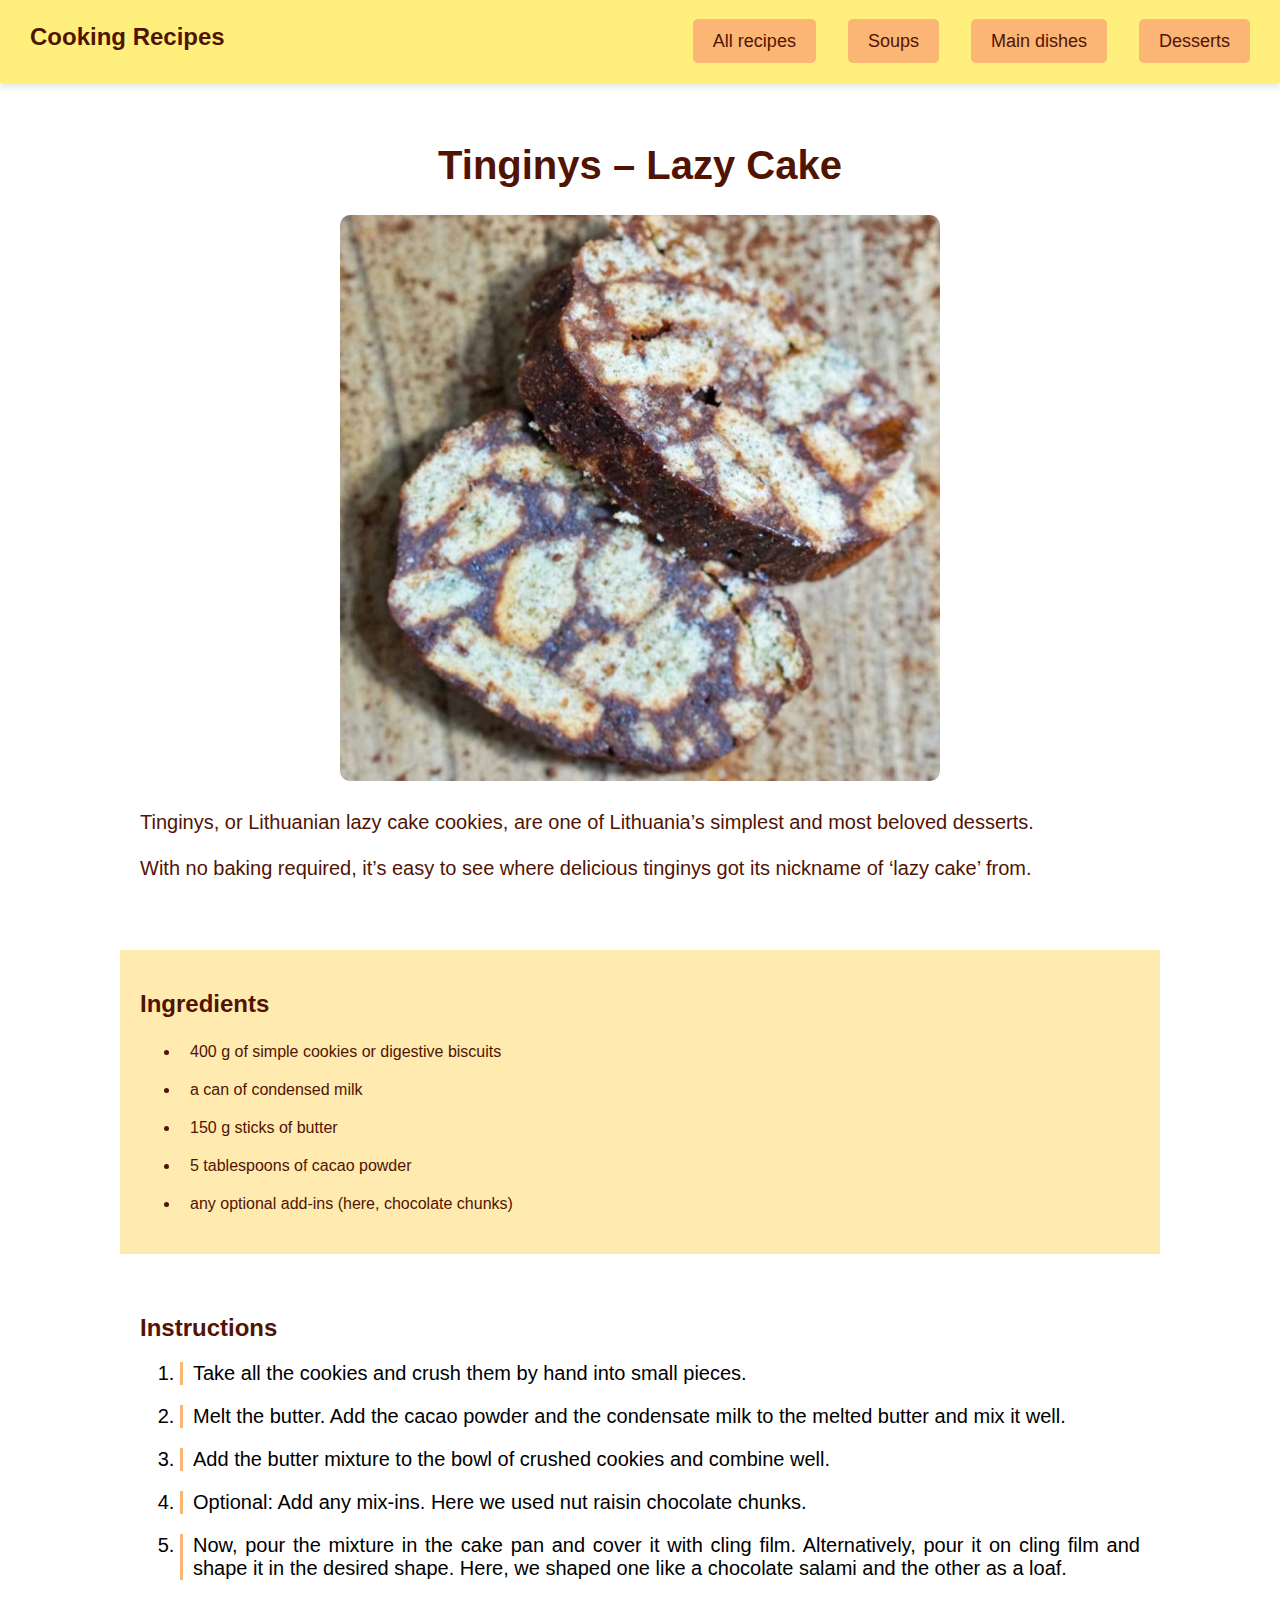
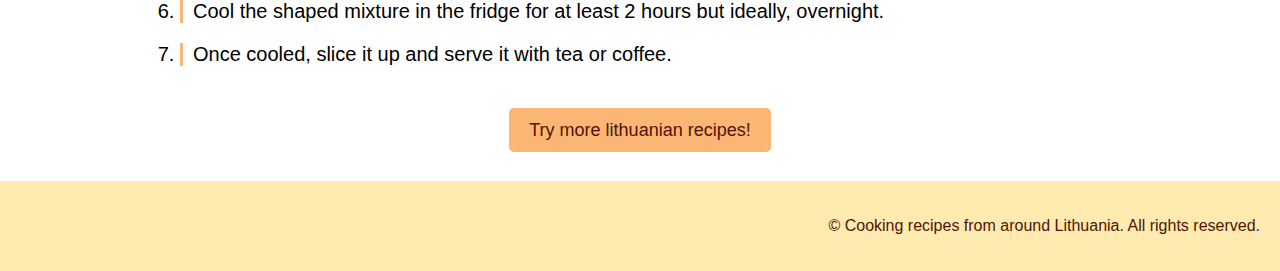
<file: webpage/recipes/tinginys.html>
<!DOCTYPE html>
<html lang="en">
<head>
    <meta charset="UTF-8">
    <meta name="viewport" content="width=device-width, initial-scale=1.0">
    <title>Cooking recipes</title>
    <link rel="stylesheet" href="../style.css">
    <link rel="icon" type="image/x-icon" href="../images/favicon.ico"> 
</head>
<body>
    <nav class="navbar"> <!--the navigation bar/ menu of the page-->
        <div class="name">Cooking Recipes</div>
        <ul class="navigation">
            <li><a href="../index.html">All recipes</a></li>
            <li><a href="../soups.html">Soups</a></li>
            <li><a href="../maindish.html">Main dishes</a></li>
            <li><a href="../desserts.html">Desserts</a></li>
        </ul>
    </nav>
    <!---------------------The recipe------------------------------>
    <section class="details">
        <h1>Tinginys – Lazy Cake</h1>
        <img src="../images/tinginys.jpg" alt="Lazy cake">

        <p>Tinginys, or Lithuanian lazy cake cookies, are one of Lithuania’s simplest and most beloved desserts.<br><br>
            With no baking required, it’s easy to see where delicious tinginys got its nickname of ‘lazy cake’ from.</p>

    </section>
    
    <section class="ingredients">
        <h2>Ingredients</h2>
    <ul>
        <li>400 g of simple cookies or digestive biscuits</li>
        <li>a can of condensed milk</li>
        <li>150 g sticks of butter</li>
        <li>5 tablespoons of cacao powder</li>
        <li>any optional add-ins (here, chocolate chunks)</li>
    </ul>
    </section>
    
    <section class="instructions">
        <h2>Instructions</h2>
        <ol>
            <li>Take all the cookies and crush them by hand into small pieces.</li>
            <li>Melt the butter. Add the cacao powder and the condensate milk to the melted butter and mix it well.</li>
            <li>Add the butter mixture to the bowl of crushed cookies and combine well.</li>
            <li>Optional: Add any mix-ins. Here we used nut raisin chocolate chunks.</li>
            <li>Now, pour the mixture in the cake pan and cover it with cling film. 
                Alternatively, pour it on cling film and shape it in the desired shape. Here, we shaped one like a chocolate salami and the other as a loaf.</li>
            <li>Cool the shaped mixture in the fridge for at least 2 hours but ideally, overnight.</li>
            <li>Once cooled, slice it up and serve it with tea or coffee. </li>
            <br>
        </ol>
        <a href="../index.html">Try more lithuanian recipes!</a>
        </section>
    <!-------------------------------------------------------------->
    <footer> 
        <p>&copy; Cooking recipes from around Lithuania. All rights reserved.</p>
    </footer>
    
</body>
</html>
</file>
<file: webpage/style.css>
body {
    font-family: Arial;
    background-color: #ffffff;
    margin: 0;
    padding: 0;
}
h1 {
    margin-top: 20px;
}
/*-----------------------------------------------------------------------------------------*/
.navbar {
    display: flex;
    align-items: center;
    background-color: #fff07d;
    padding: 15px 30px;
    justify-content: space-between;
    box-shadow: 0 4px 6px rgba(0, 0, 0, 0.1);
    flex-wrap: wrap; /*added after the problem of buttons distorting on half screen occurred */
}
.navbar .name {
    font-size: 24px;
    font-weight: bold;
    color: #511403;
    margin-bottom: 10px;
}

.navbar .navigation {
    list-style: none; /* Removes bullet points */
    display: flex; /* Aligns links horizontally */
    gap: 32px; /* Makes space between links */
    margin-right: 0;
    padding: 0;
    flex-wrap: wrap; 
    justify-content: center;
}

.navbar .navigation a {
    text-decoration: none; /* Removes underlines */
    color: #511403;
    background-color: #fbb574;
    font-size: 18px;
    padding: 12px 20px;
    border-radius: 5px; 
}

.navbar .navigation a:hover {
    color: #fbb574; /* Orange color on hover */
    background-color: #f7cc6f;
}
/*-----------------------------------------------------------------------------------------*/
.intro {
    height: 400px;
    background:  linear-gradient(rgba(0, 0, 0, 0.4), rgba(0, 0, 0, 0.4)),
     url('images/saltibarsciai.jpg') ; /* Replacing background with image and transparent black cover for readability */
    background-size: cover; /* Cover the entire section */
    background-position: center;
    display: flex; /* Flexbox for centering content */
    justify-content: center; /* Horizontally centers content */
    align-items: center; /* Vertically centers content */
    text-align: center; 
    color: rgb(255, 255, 255); 
}

.intro-text h1 {
    margin-top: 44px; /* Pushes the text down because the picture blends less with text there*/
    font-size: 32px;
    font-family: Cursive;
}
.intro-text p {
    font-size: 20px;
    font-family: Cursive;
}
/*-----------------------------------------------------------------------------------------*/
.all {
    padding: 50px;
    text-align: center;
    background-color: #ffffff;
    color: #511403;

}
.all h2 {
    font-size: 40px;
    margin-bottom: 30px;
}

.recipes{
    display: flex;
    gap: 20px;
    justify-content: center;
    flex-wrap: wrap; /* To make cards responsive */
}


.recipe {
    background: #f7e4da;
    border-radius: 10px;
    width: 300px;
    padding: 20px;
    text-align: center;
}
.recipe img {
    width: 100%;
    height: 200px;
    border-radius: 10px;
    margin-bottom: 15px;
}

.recipe-card h3 {
    margin-bottom: 10px;
    font-size: 24px;
}

.recipe-card p {
    color: #555555;
    font-size: 20px;
}
.recipe-btn {
    padding: 10px 20px;
    background-color: #fbb574;
    color: white;
    border: none;
    border-radius: 5px;
    text-decoration: none;
    font-size: 18px;
}
.recipe-btn:hover {
    color: #fbb574; /* Orange color on hover */
    background-color: #f7cc6f;
}

/*-----------------------------------------------------------------------------------------*/
footer {
    text-align: right;
    padding: 20px;
    background-color: #ffeab0;
    color: #511403;
}
/*-----------------------------------------------------------------------------------------*/

.details, .ingredients, .instructions {
    padding: 20px;
    margin: 20px auto;
    text-align: center;
    max-width: 1000px;
}
.ingredients{
    background-color: #ffeab0;
}

.details img {
    display: block;
    width: 100%;
    max-width: 600px;
    border-radius: 10px;
    margin: 20px auto;
}

.details h1 {
    font-size: 40px;
    color: #511403;
}

.ingredients h2, .instructions h2 {
    font-size: 24px;
    color: #511403;
    margin-top: 20px;
    text-align: left;
}

.details p {
    text-align: justify;
    margin: 30px auto;
    font-size: 20px;
    color: #511403;
}
.ingredients p, .instructions p {
    font-size: 20px;
    color: #511403;
    font-weight: bold;
}

.ingredients ul {
    text-align: left;
    max-width: 600px;
}

.ingredients ul li {
    margin: 10px 0;
    padding: 5px 10px;
    color: #511403;

}

.instructions ol {
    text-align: justify;
}

.instructions ol li {
    margin: 10px 0;
    padding-left: 10px;
    font-size: 20px;
    border-left: 3px solid #fbb574;
    margin-bottom: 20px;
}

.instructions a{
    text-decoration: none;
    color: #511403;
    background-color: #fbb574;
    font-size: 18px;
    padding: 12px 20px;
    border-radius: 5px; 
    margin-top: 20px;
}

.instructions a:hover {
    color: #fbb574;
    background-color: #f7cc6f;
}
</file>
